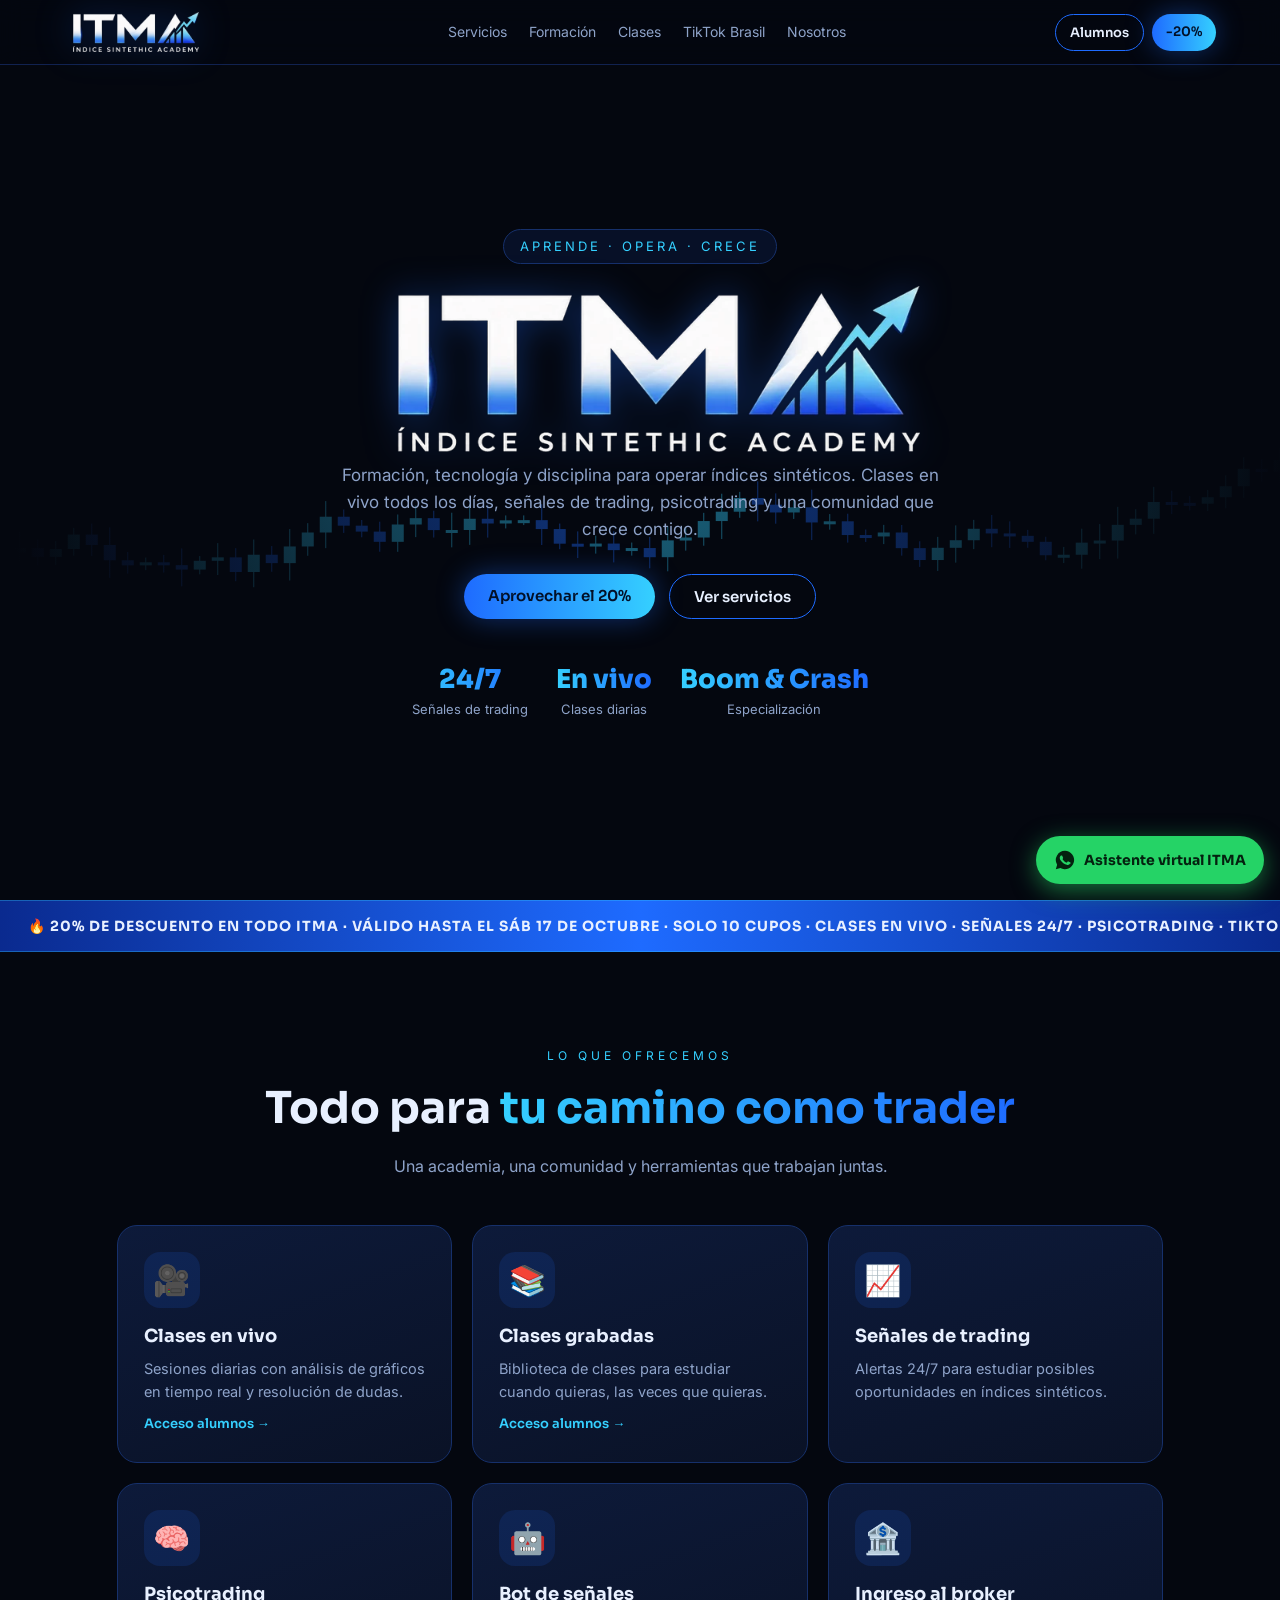
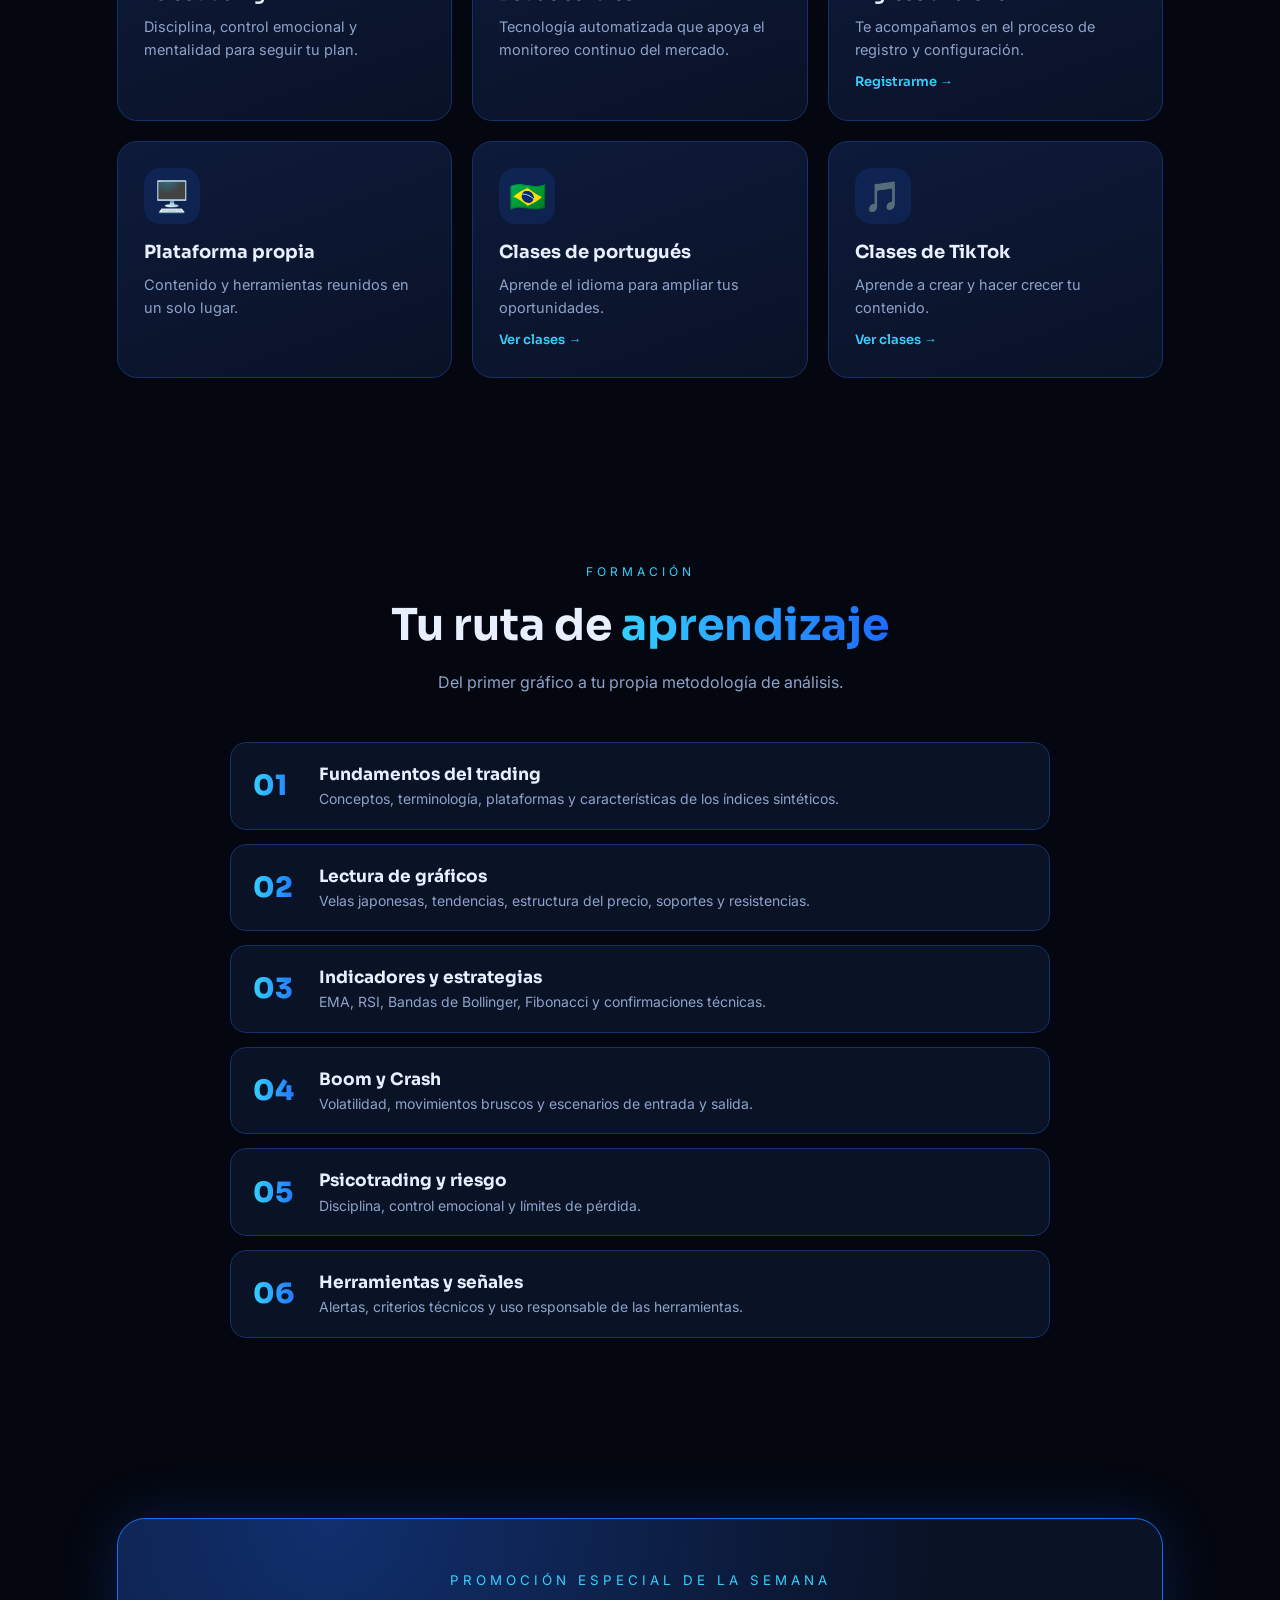
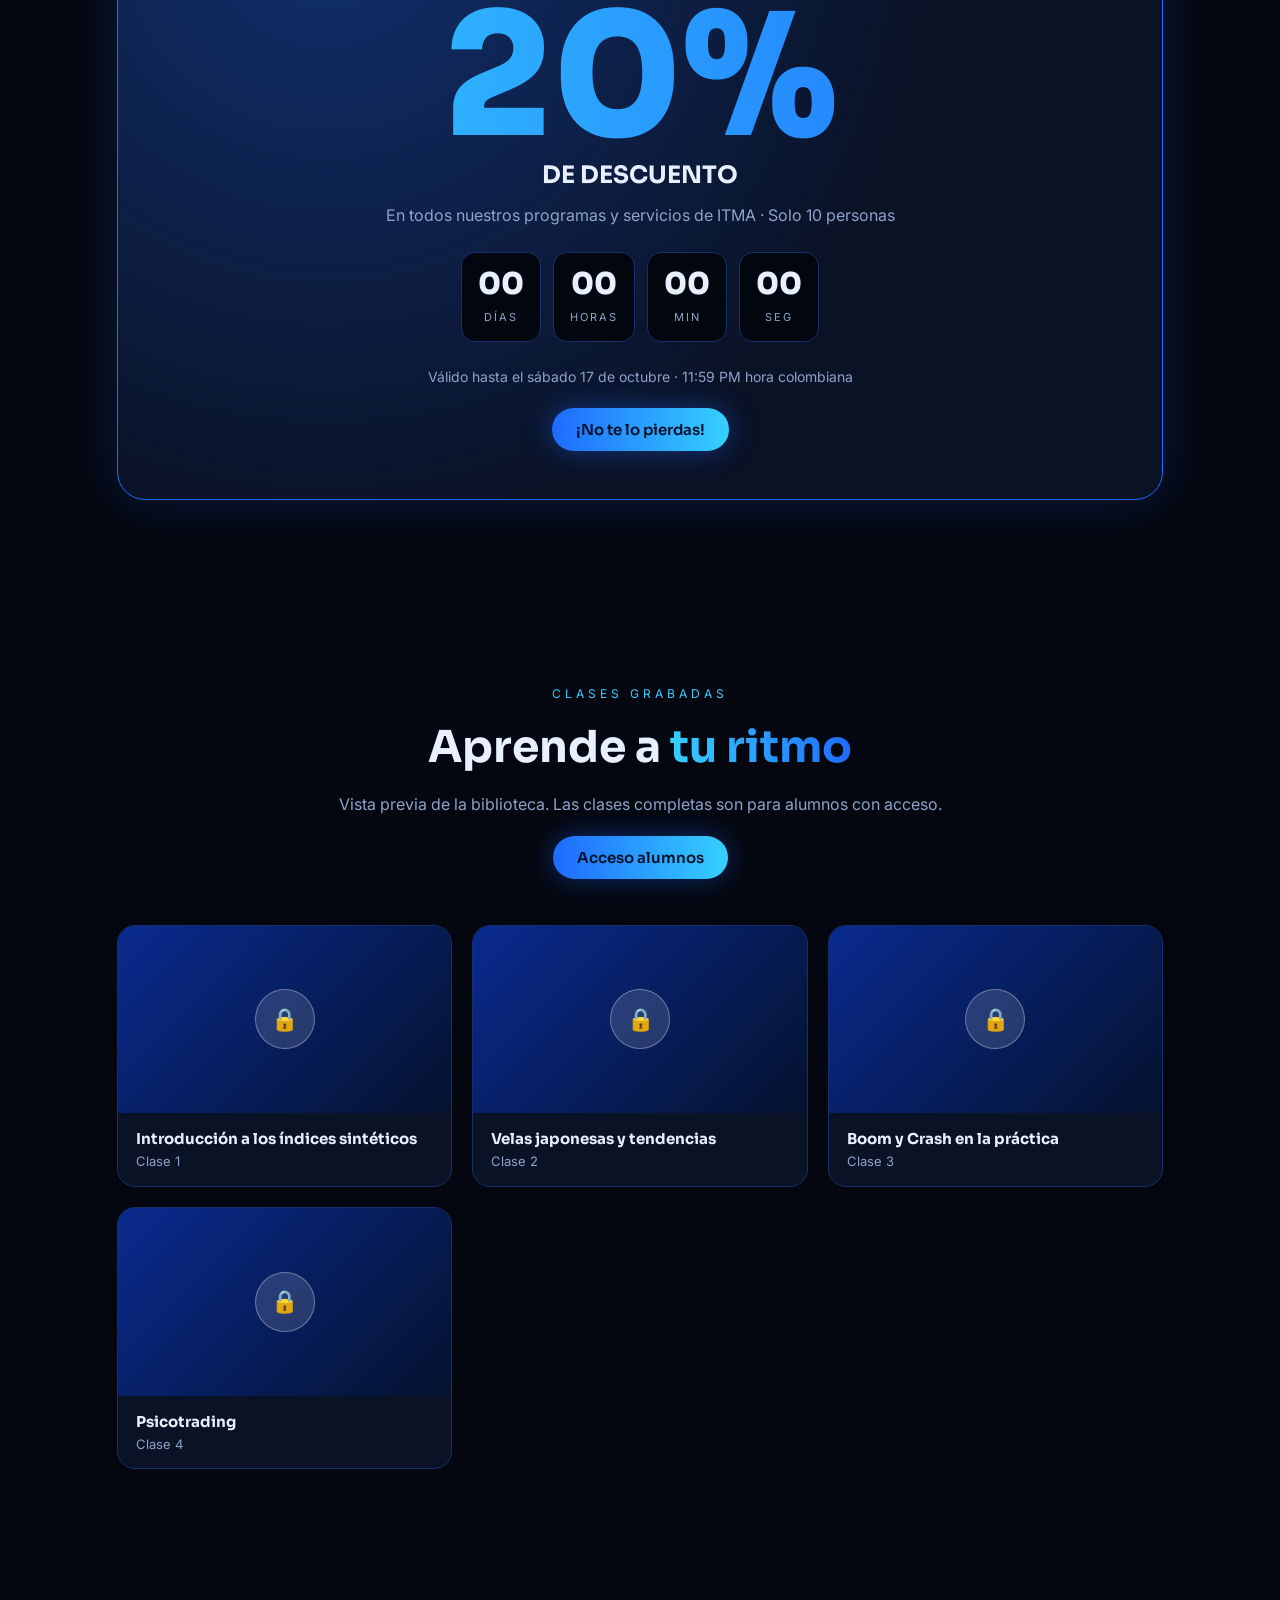
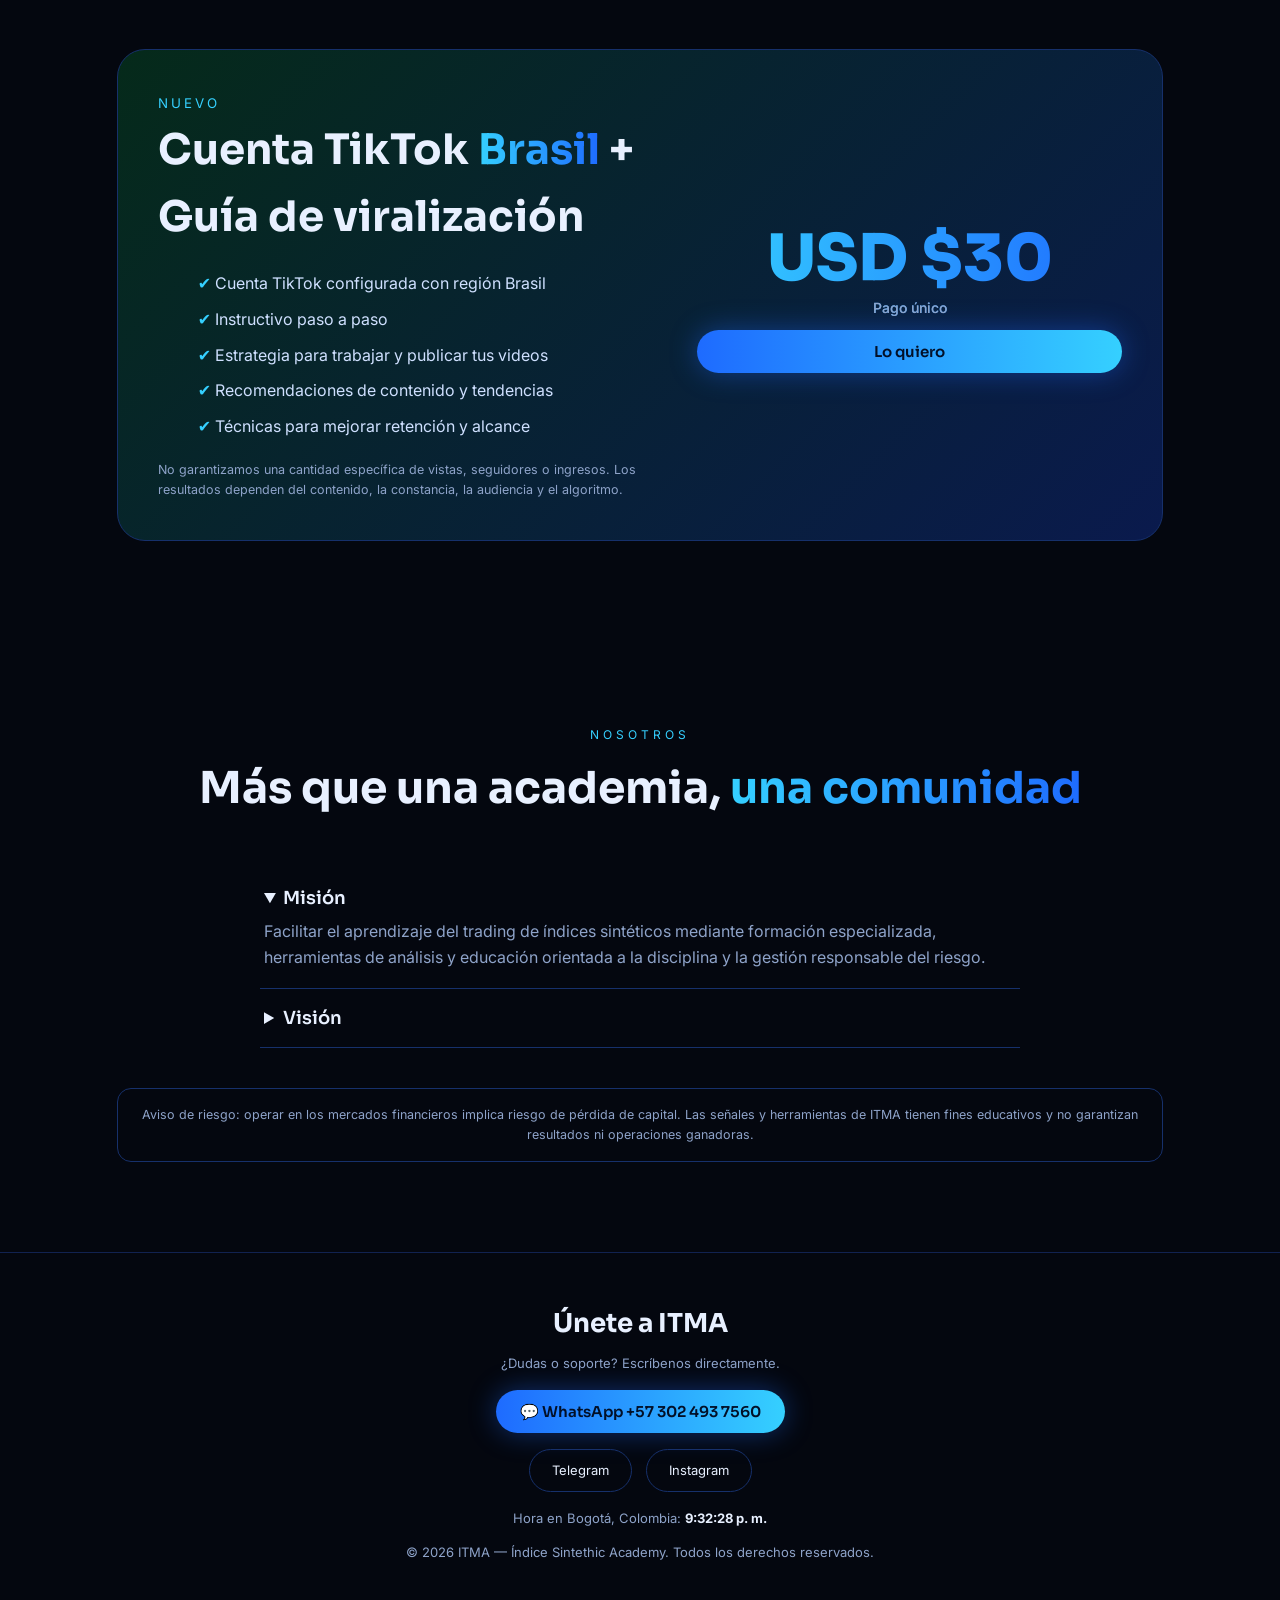
<file: index.html>
<!DOCTYPE html>
<html lang="es"><head><meta charset="utf-8">
<meta name="viewport" content="width=device-width, initial-scale=1, viewport-fit=cover">
<title>ITMA — Índice Sintethic Academy</title>
<link href="https://fonts.googleapis.com/css2?family=Sora:wght@400;600;800&family=Inter:wght@400;500&display=swap" rel="stylesheet">
<link rel="stylesheet" href="css/styles.css"></head><body>
<nav><a href="#top"><img class="logo nl" alt="ITMA"></a>
<ul><li><a href="#servicios">Servicios</a></li><li><a href="#formacion">Formación</a></li><li><a href="#clases">Clases</a></li><li><a href="#tiktok">TikTok Brasil</a></li><li><a href="#mision">Nosotros</a></li></ul>
<div style="display:flex;gap:8px"><a class="btn o" href="https://sites.google.com/view/indicesteammaster/clases-grabadas" target="_blank" rel="noopener" style="padding:9px 14px;font-size:13px">Alumnos</a><a class="btn" href="#promo" style="padding:9px 14px;font-size:13px">-20%</a></div></nav>

<header id="top"><canvas id="cv"></canvas>
<div class="hero"><span class="tag">APRENDE · OPERA · CRECE</span>
<img class="logo hl" alt="ITMA — Índice Sintethic Academy">
<p>Formación, tecnología y disciplina para operar índices sintéticos. Clases en vivo todos los días, señales de trading, psicotrading y una comunidad que crece contigo.</p>
<div class="cta"><a class="btn" href="#promo">Aprovechar el 20%</a><a class="btn o" href="#servicios">Ver servicios</a></div>
<div class="stats"><div><b class="grad">24/7</b><small>Señales de trading</small></div><div><b class="grad">En vivo</b><small>Clases diarias</small></div><div><b class="grad">Boom & Crash</b><small>Especialización</small></div></div></div></header>

<div class="promo"><div id="mq"></div></div>

<section id="servicios"><div class="st rv"><small>LO QUE OFRECEMOS</small><h2>Todo para <span class="grad">tu camino como trader</span></h2><p>Una academia, una comunidad y herramientas que trabajan juntas.</p></div>
<div class="grid" id="sv"></div></section>

<section id="formacion"><div class="st rv"><small>FORMACIÓN</small><h2>Tu ruta de <span class="grad">aprendizaje</span></h2><p>Del primer gráfico a tu propia metodología de análisis.</p></div>
<div class="mods" id="mods"></div></section>

<section id="promo"><div class="promoBox rv"><small style="letter-spacing:4px;color:var(--b2)">PROMOCIÓN ESPECIAL DE LA SEMANA</small>
<div class="big grad">20%</div><h2 class="sora" style="margin-top:-6px">DE DESCUENTO</h2>
<p style="color:var(--mu);margin-top:8px">En todos nuestros programas y servicios de ITMA · Solo 10 personas</p>
<div class="cd" id="cd"><div><b id="d">0</b><small>DÍAS</small></div><div><b id="h">0</b><small>HORAS</small></div><div><b id="m">0</b><small>MIN</small></div><div><b id="s">0</b><small>SEG</small></div></div>
<p style="font-size:14px;color:var(--mu);margin-bottom:20px">Válido hasta el sábado 17 de octubre · 11:59 PM hora colombiana</p>
<a class="btn" href="https://wa.me/573024937560?text=Hola%2C%20quiero%20aprovechar%20la%20promoci%C3%B3n%20del%2020%25%20de%20ITMA" target="_blank" rel="noopener">¡No te lo pierdas!</a></div></section>

<section id="induccion" style="display:none"><div class="st rv"><small>CLASE GRATIS</small><h2>Clase de <span class="grad">inducción</span></h2><p>Conoce cómo trabajamos antes de unirte.</p></div><div class="bx2" id="ind"></div></section>
<section id="clases"><div class="st rv"><small>CLASES GRABADAS</small><h2>Aprende a <span class="grad">tu ritmo</span></h2><p>Vista previa de la biblioteca. Las clases completas son para alumnos con acceso.</p><a class="btn" style="margin-top:18px" href="https://sites.google.com/view/indicesteammaster/clases-grabadas" target="_blank" rel="noopener">Acceso alumnos</a></div>
<div class="vids" id="vd"></div></section>

<section id="tiktok"><div class="tk rv"><div><small style="color:var(--b2);letter-spacing:3px">NUEVO</small><h2 class="sora" style="font-size:clamp(28px,5vw,42px)">Cuenta TikTok <span class="grad">Brasil</span> + Guía de viralización</h2>
<ul><li>Cuenta TikTok configurada con región Brasil</li><li>Instructivo paso a paso</li><li>Estrategia para trabajar y publicar tus videos</li><li>Recomendaciones de contenido y tendencias</li><li>Técnicas para mejorar retención y alcance</li></ul>
<p style="font-size:12.5px;color:var(--mu)">No garantizamos una cantidad específica de vistas, seguidores o ingresos. Los resultados dependen del contenido, la constancia, la audiencia y el algoritmo.</p></div>
<div><div class="price grad">USD $30<small>Pago único</small></div><a class="btn" href="https://wa.me/573024937560?text=Hola%2C%20quiero%20la%20Cuenta%20TikTok%20Brasil%20%2B%20Gu%C3%ADa%20de%20viralizaci%C3%B3n" target="_blank" rel="noopener" style="display:block;text-align:center;margin-top:14px">Lo quiero</a></div></div></section>

<section id="mision"><div class="st rv"><small>NOSOTROS</small><h2>Más que una academia, <span class="grad">una comunidad</span></h2></div>
<div class="acc rv"><details open><summary>Misión</summary><p>Facilitar el aprendizaje del trading de índices sintéticos mediante formación especializada, herramientas de análisis y educación orientada a la disciplina y la gestión responsable del riesgo.</p></details>
<details><summary>Visión</summary><p>Consolidarnos como una academia reconocida por su enfoque educativo, su innovación tecnológica y su compromiso con el desarrollo de traders mejor preparados.</p></details></div>
<p class="warn">Aviso de riesgo: operar en los mercados financieros implica riesgo de pérdida de capital. Las señales y herramientas de ITMA tienen fines educativos y no garantizan resultados ni operaciones ganadoras.</p></section>

<footer id="contacto"><h2 class="sora" style="color:var(--tx);font-size:26px">Únete a ITMA</h2>
<p style="margin:8px 0 16px">¿Dudas o soporte? Escríbenos directamente.</p><a class="btn" href="https://wa.me/573024937560?text=Hola%2C%20quiero%20informaci%C3%B3n%20sobre%20ITMA" target="_blank" rel="noopener">💬 WhatsApp +57 302 493 7560</a>
<div class="soc"><a href="https://t.me/IndicesStebhan" target="_blank" rel="noopener">Telegram</a><a href="https://www.instagram.com/indicesteammasteracademy" target="_blank" rel="noopener">Instagram</a></div>
<div>Hora en Bogotá, Colombia: <b id="clk" style="color:var(--tx)"></b></div><p style="margin-top:14px">© 2026 ITMA — Índice Sintethic Academy. Todos los derechos reservados.</p></footer>

<a class="wa" href="#" onclick="tg(event)" aria-label="Chat de ayuda"><svg viewBox="0 0 24 24"><path d="M12 2a10 10 0 0 0-8.6 15.1L2 22l5-1.3A10 10 0 1 0 12 2zm5.2 14.2c-.2.6-1.300 1.200-1.800 1.200-.5.100-1 .2-3.300-.7-2.800-1.100-4.500-4-4.700-4.200-.1-.2-1.100-1.500-1.100-2.800s.7-2 1-2.300c.2-.3.500-.3.700-.3h.5c.2 0 .4 0 .6.500l.8 2c.1.200.1.300 0 .5l-.4.500c-.1.200-.3.300-.1.600.2.300.8 1.300 1.700 2.100 1.200 1 2.100 1.300 2.400 1.500.3.100.5.100.6-.1l.9-1.100c.2-.3.400-.2.600-.1l1.900.9c.3.100.5.200.5.300.1.200.1.800-.1 1.400z"/></svg><span>Asistente virtual ITMA</span></a>
<div class="cbx" id="cbx"><div class="ch"><b>Asistente virtual ITMA</b><span onclick="tg(event)">×</span></div><div class="cm"><p class="bb">¡Hola! 👋 ¿En qué podemos ayudarte? Elige una opción y seguimos por WhatsApp con tu consulta ya lista.</p><div id="cps"></div></div><div class="ci"><input id="cin" placeholder="Escribe tu duda…" onkeydown="if(event.key==='Enter')sd()"><button onclick="sd()">➤</button></div></div>
<div id="md"><button class="x" onclick="cl()">×</button><div class="bx" id="bx"></div></div>

<script src="js/main.js"></script></body></html>
</file>
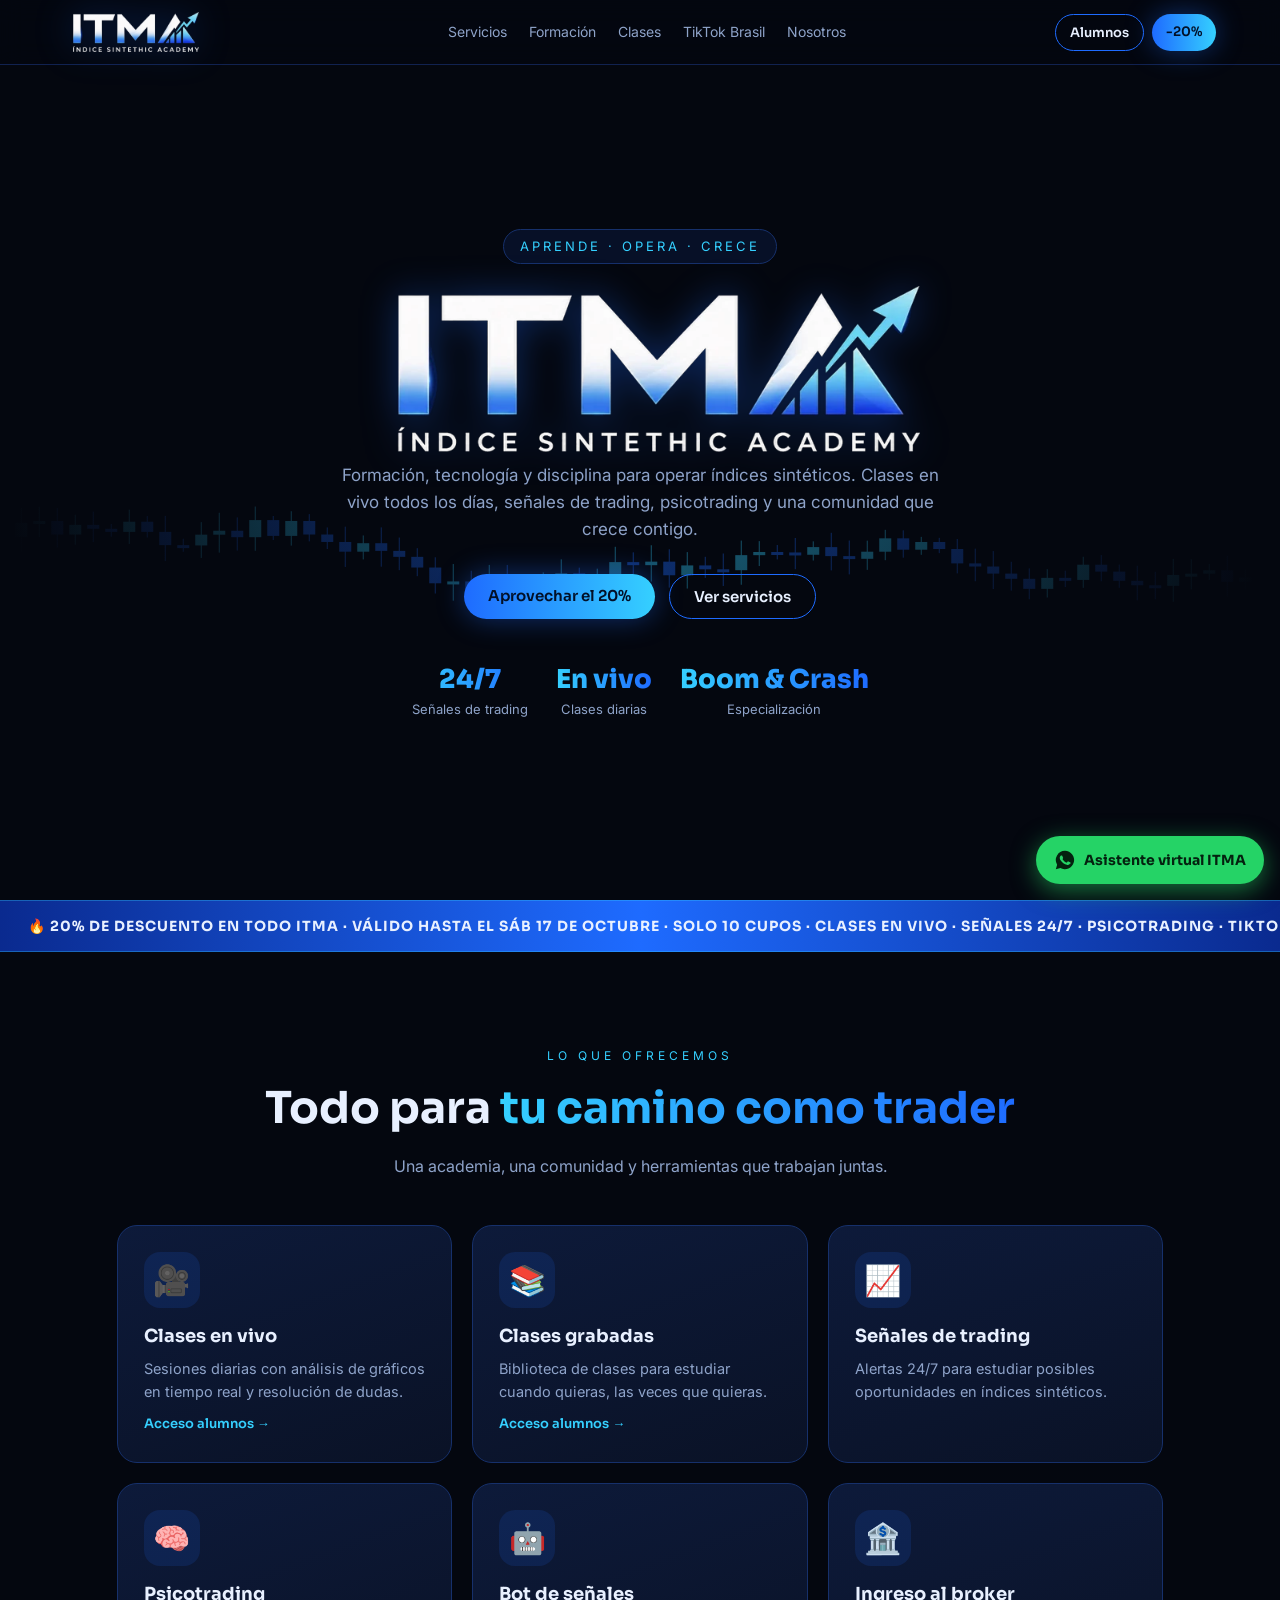
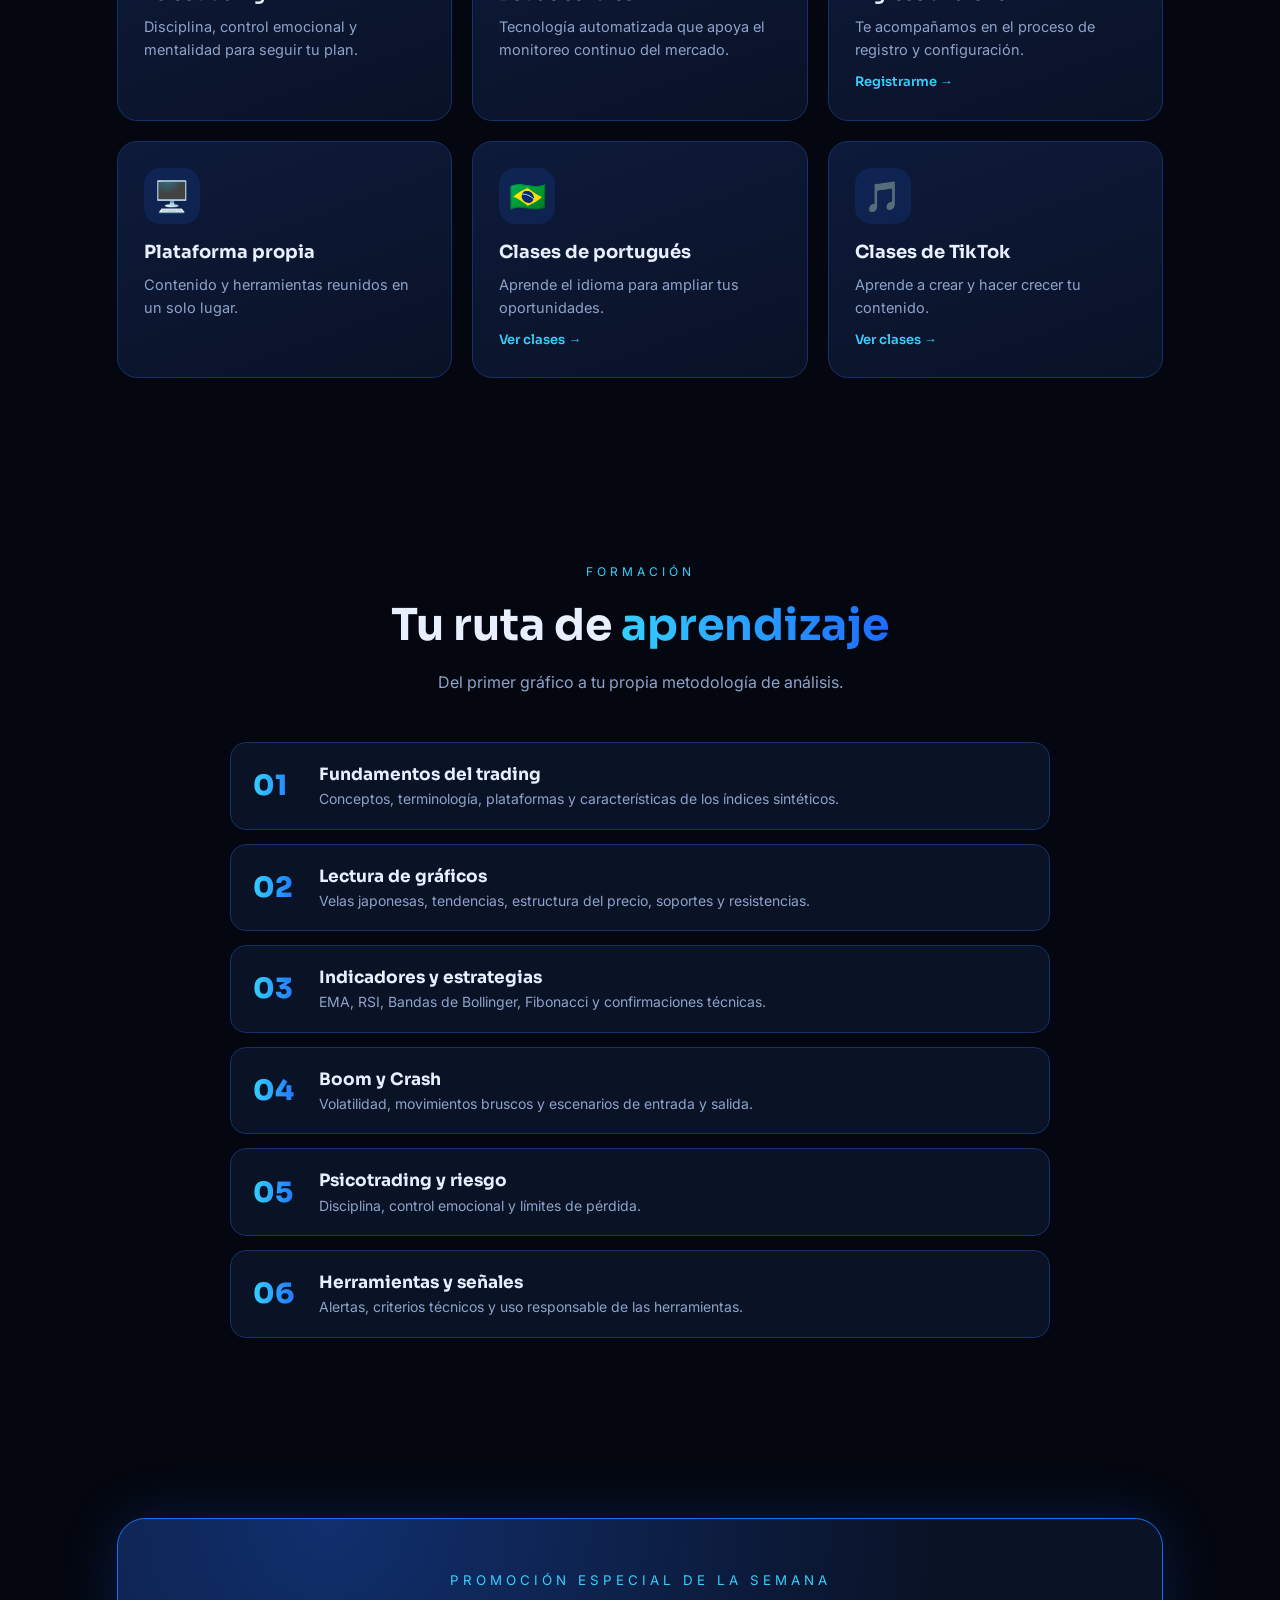
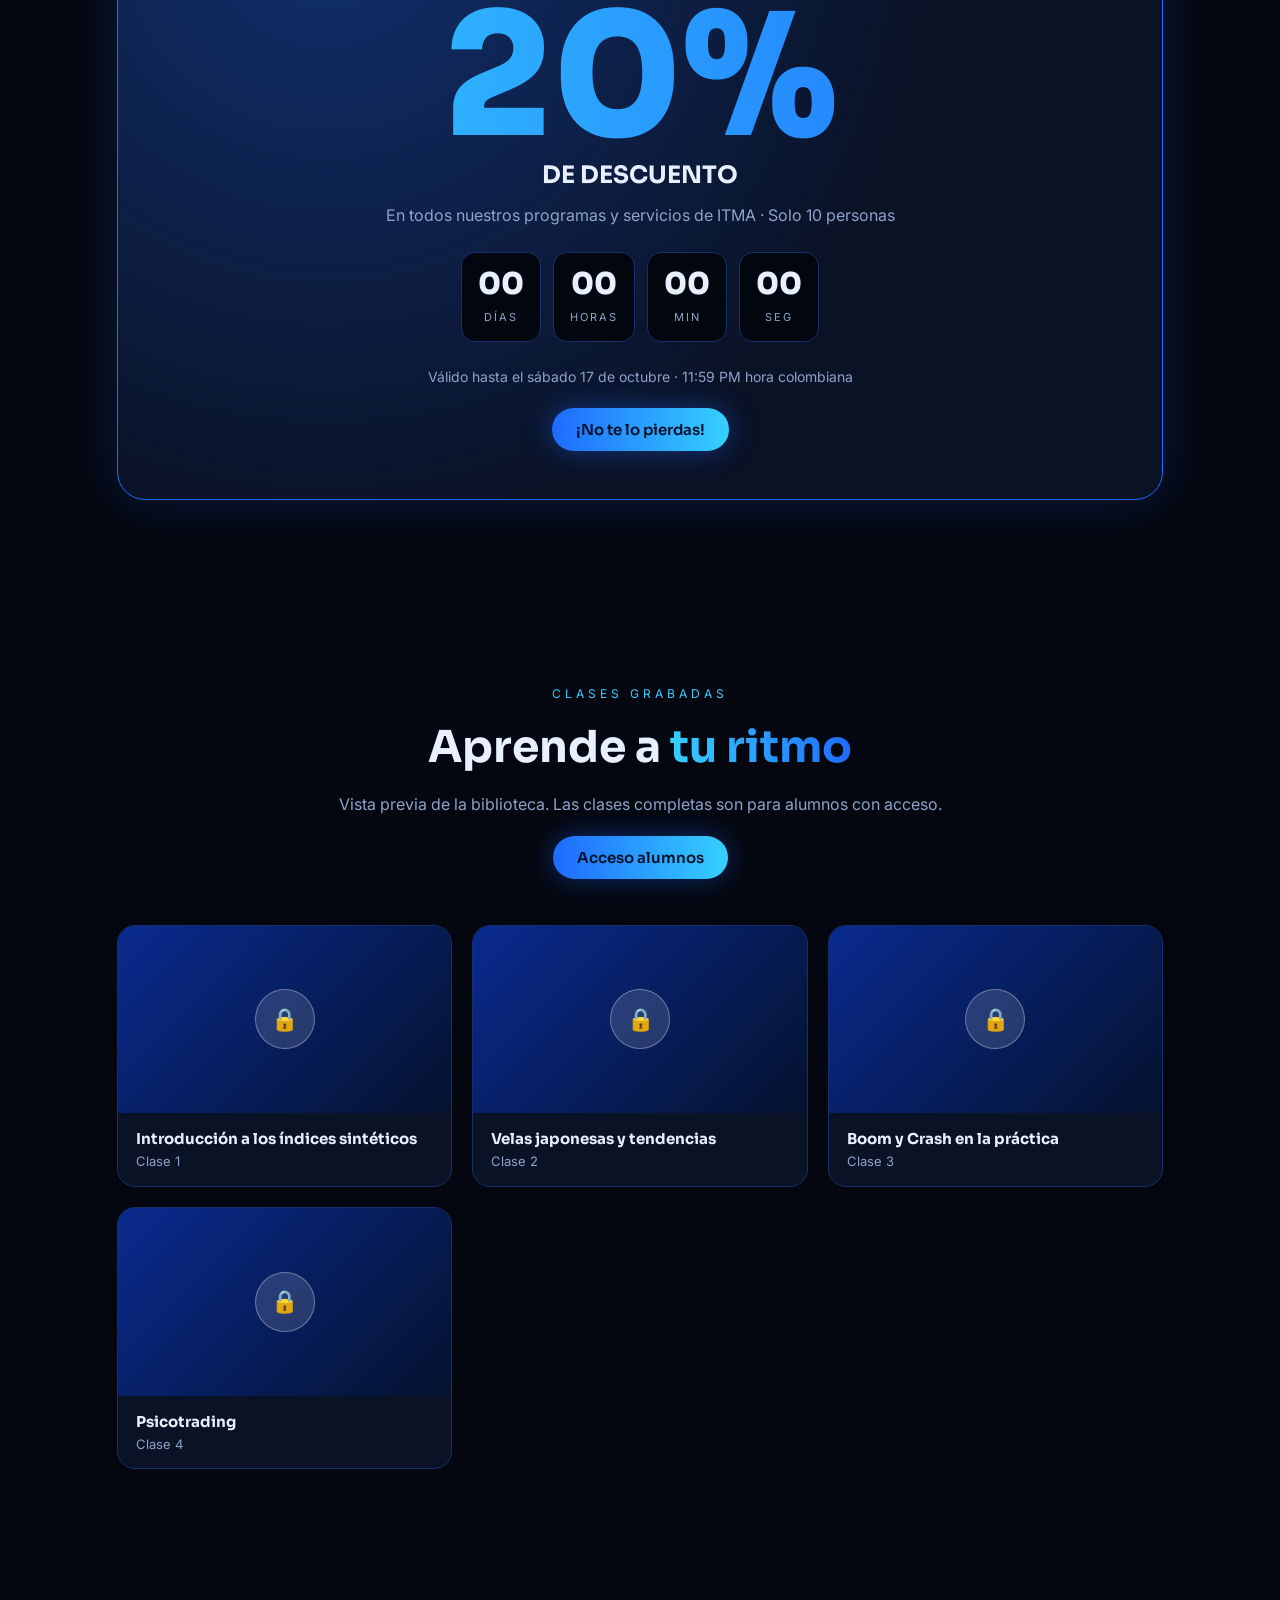
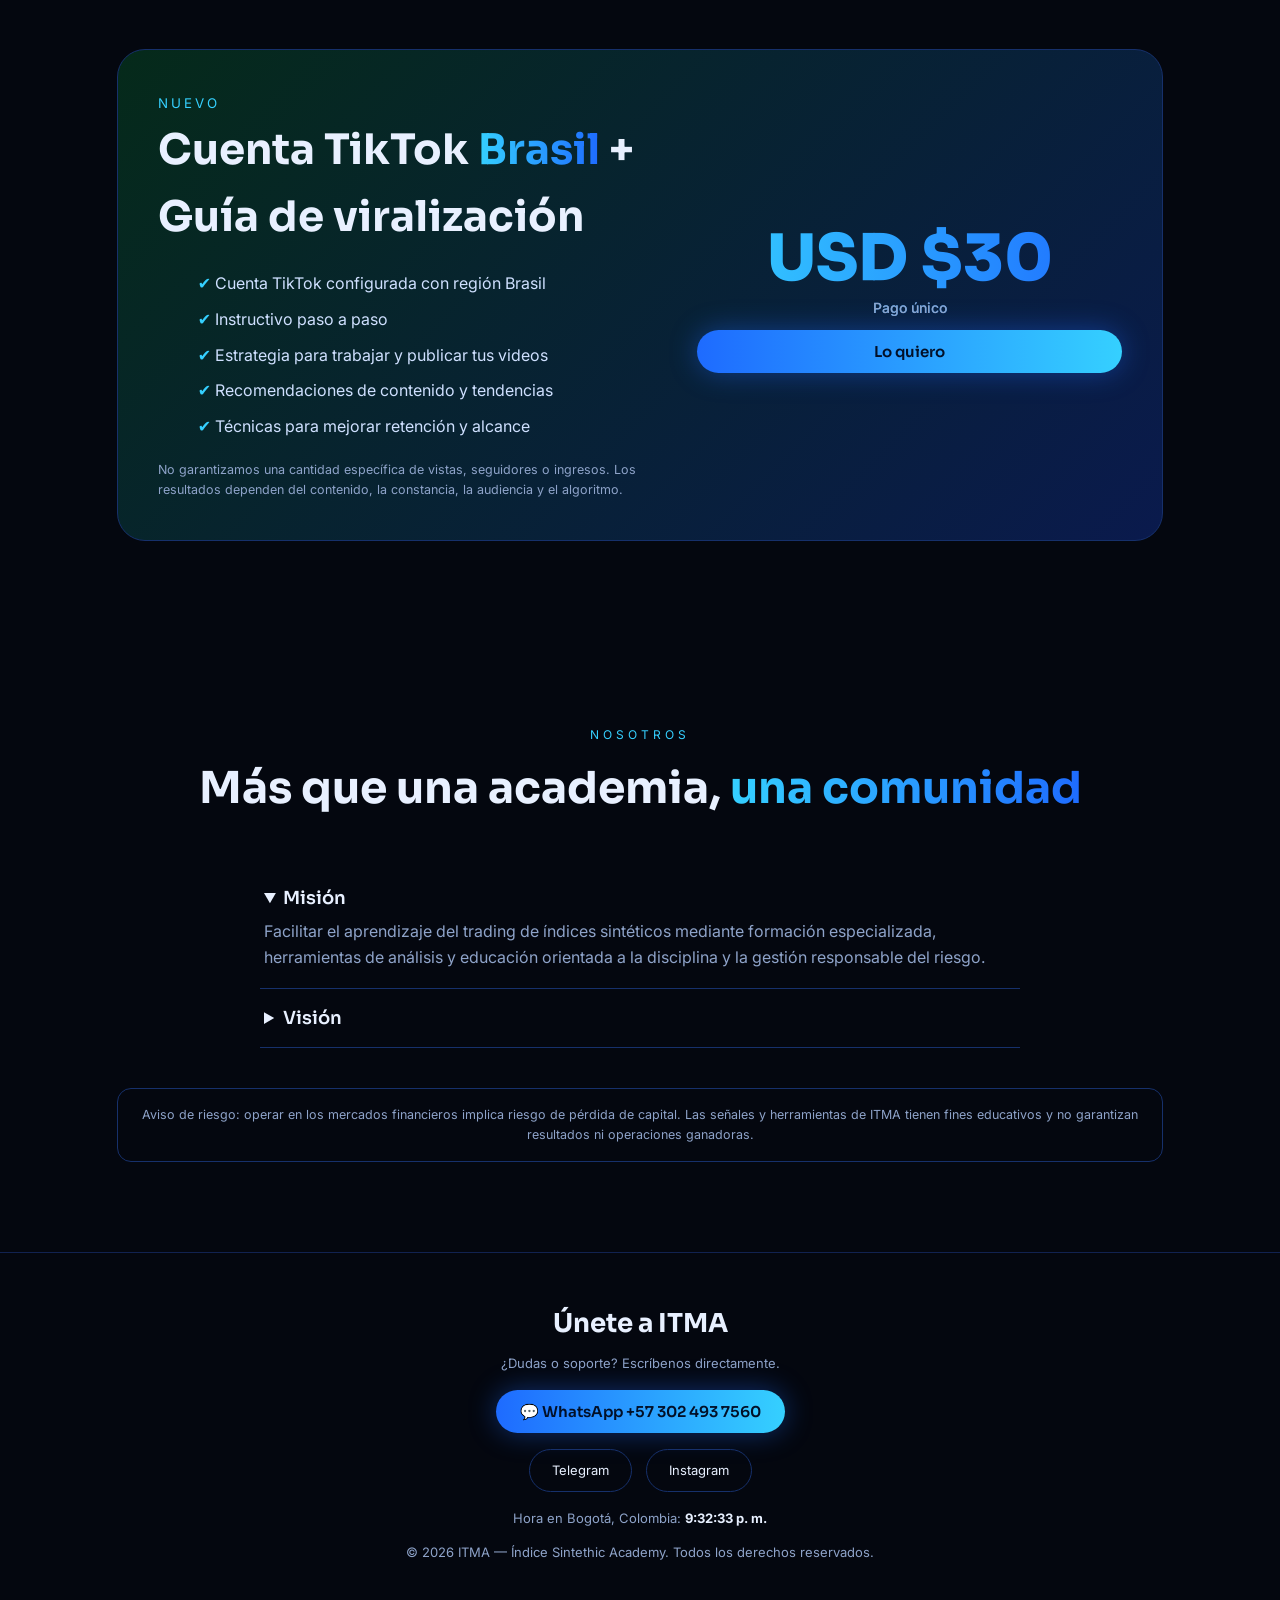
<file: itma (1).html>
<!DOCTYPE html>
<html lang="es"><head><meta charset="utf-8">
<meta name="viewport" content="width=device-width, initial-scale=1, viewport-fit=cover">
<title>ITMA — Índice Sintethic Academy</title>
<link href="https://fonts.googleapis.com/css2?family=Sora:wght@400;600;800&family=Inter:wght@400;500&display=swap" rel="stylesheet">
<style>
:root{--bg:#04070f;--card:#0a1226;--line:#16306b;--b1:#1e6bff;--b2:#35d0ff;--tx:#e8f0ff;--mu:#8ea3c9;color-scheme:dark;box-sizing:border-box;padding-top:env(safe-area-inset-top,0px);padding-bottom:env(safe-area-inset-bottom,0px)}
*{box-sizing:border-box;margin:0}html{scroll-behavior:smooth;scroll-padding-top:70px}
body{background:var(--bg);color:var(--tx);font:16px/1.6 Inter,system-ui,sans-serif;overflow-x:hidden}
h1,h2,h3,.sora{font-family:Sora,system-ui,sans-serif}
a{color:inherit;text-decoration:none}
.grad{background:linear-gradient(90deg,var(--b2),var(--b1));-webkit-background-clip:text;background-clip:text;color:transparent}
nav{position:fixed;top:0;left:0;right:0;z-index:20;display:flex;justify-content:space-between;align-items:center;padding:12px 5%;padding-top:calc(12px + env(safe-area-inset-top,0px));background:rgba(4,7,15,.8);backdrop-filter:blur(12px);border-bottom:1px solid #112250}
nav .lg{font:800 24px Sora;letter-spacing:1px}nav .lg span{color:var(--b2)}
nav ul{display:flex;gap:22px;list-style:none;font-size:14px;color:var(--mu)}nav ul a:hover{color:#fff}
.btn{display:inline-block;padding:12px 24px;border-radius:99px;font:600 15px Sora;background:linear-gradient(90deg,var(--b1),var(--b2));color:#021028;box-shadow:0 0 28px #1e6bff66;transition:.2s;border:0;cursor:pointer}
.btn:hover{transform:translateY(-2px);box-shadow:0 0 40px #35d0ffaa}
.logo{filter:drop-shadow(0 0 18px #1e6bff55)}.wa{position:fixed;right:16px;bottom:calc(16px + env(safe-area-inset-bottom,0px));z-index:30;display:flex;align-items:center;gap:8px;background:#25d366;color:#04210f;font:700 14px Sora;padding:13px 18px;border-radius:99px;box-shadow:0 6px 24px #25d36688;animation:pl 2.4s infinite}.wa svg{width:22px;height:22px;fill:#04210f}@keyframes pl{50%{box-shadow:0 6px 40px #25d366cc}}.cbx{position:fixed;right:16px;bottom:calc(84px + env(safe-area-inset-bottom,0px));z-index:31;width:330px;max-width:calc(100% - 32px);background:#0a1226;border:1px solid var(--line);border-radius:20px;box-shadow:0 20px 60px #000c;overflow:hidden;display:none;flex-direction:column;max-height:70vh}.cbx.on{display:flex}.ch{background:#25d366;color:#04210f;padding:14px 18px;display:flex;justify-content:space-between;font:700 15px Sora}.ch span{cursor:pointer;font-size:22px;line-height:1}.cm{padding:16px;overflow:auto}.bb{background:#13224a;border-radius:14px 14px 14px 4px;padding:12px 14px;font-size:14px;margin-bottom:12px}.cp{display:block;width:100%;text-align:left;background:none;border:1px solid #25d36688;color:var(--tx);border-radius:99px;padding:10px 16px;margin-bottom:8px;font:500 14px Inter;cursor:pointer;transition:.2s}.cp:hover{background:#25d36622}.ci{display:flex;gap:8px;padding:12px;border-top:1px solid var(--line)}.ci input{flex:1;background:#02060f;border:1px solid var(--line);border-radius:99px;padding:10px 14px;color:var(--tx);font:14px Inter;min-width:0}.ci button{background:#25d366;border:0;border-radius:50%;width:40px;height:40px;cursor:pointer;font-size:16px}@media(max-width:480px){.wa{padding:11px 14px;font-size:12px}}.hl{width:min(560px,92%);display:block;margin:0 auto 10px}.nl{height:40px;display:block}.btn.o{background:none;color:var(--tx);border:1px solid var(--b1);box-shadow:none}
@media(max-width:760px){nav ul{display:none}}
header{position:relative;min-height:100vh;display:flex;align-items:center;justify-content:center;text-align:center;padding:110px 6% 60px;overflow:hidden}
#cv{position:absolute;inset:0;width:100%;height:100%;opacity:.55}
header:after{content:"";position:absolute;inset:0;background:radial-gradient(circle at 50% 40%,transparent 0,var(--bg) 78%)}
.hero{position:relative;z-index:2;max-width:820px}
.tag{display:inline-block;border:1px solid var(--line);padding:6px 16px;border-radius:99px;font-size:13px;letter-spacing:3px;color:var(--b2);margin-bottom:22px;background:#0a1a3d88}
h1{font-size:clamp(46px,11vw,110px);line-height:1;font-weight:800;letter-spacing:2px}
.sub{font:600 clamp(12px,2.6vw,18px) Sora;letter-spacing:5px;color:#fff;margin:10px 0 22px}
.hero p{color:var(--mu);max-width:600px;margin:0 auto 30px;font-size:17px}
.cta{display:flex;gap:14px;justify-content:center;flex-wrap:wrap}
.stats{display:flex;gap:28px;justify-content:center;margin-top:44px;flex-wrap:wrap}
.stats b{display:block;font:800 26px Sora}.stats small{color:var(--mu);font-size:13px}
.promo{background:linear-gradient(90deg,#0a2a8f,#1e6bff,#0a2a8f);overflow:hidden;white-space:nowrap;padding:12px 0;position:relative;z-index:3;border-block:1px solid #35d0ff55}
.promo div{display:inline-block;animation:mq 28s linear infinite;font:700 14px Sora;letter-spacing:1px}
.promo span{margin:0 28px}.promo:hover div{animation-play-state:paused}
@keyframes mq{to{transform:translateX(-50%)}}
section{padding:90px 6%;max-width:1200px;margin:auto}
.st{text-align:center;margin-bottom:46px}.st small{color:var(--b2);letter-spacing:4px;font-size:12px}
.st h2{font-size:clamp(28px,5vw,44px);margin-top:6px}.st p{color:var(--mu);max-width:620px;margin:10px auto 0}
.grid{display:grid;grid-template-columns:repeat(auto-fit,minmax(250px,1fr));gap:20px}
.card{background:linear-gradient(160deg,#0d1a3a,var(--card));border:1px solid var(--line);border-radius:20px;padding:26px;transition:.3s;position:relative;overflow:hidden}
.card:hover{transform:translateY(-6px);border-color:var(--b2);box-shadow:0 10px 40px #1e6bff33}
.card .ic{font-size:30px;width:56px;height:56px;display:grid;place-items:center;border-radius:16px;background:#1e6bff22;margin-bottom:14px}
.go{display:inline-block;margin-top:12px;color:var(--b2);font:600 13px Sora}a.card{display:block;color:inherit}.bx2{aspect-ratio:16/9;border-radius:18px;overflow:hidden;border:1px solid var(--line);max-width:860px;margin:auto}.bx2 iframe{width:100%;height:100%;border:0}.card h3{font-size:18px;margin-bottom:6px}.card p{color:var(--mu);font-size:14.5px}
.rv{opacity:0;transform:translateY(30px);transition:.7s}.rv.in{opacity:1;transform:none}
.mods{display:grid;gap:14px;max-width:820px;margin:auto}
.mod{display:flex;gap:18px;align-items:center;background:var(--card);border:1px solid var(--line);border-radius:16px;padding:18px 22px}
.mod i{font:800 28px Sora;font-style:normal;min-width:48px}.mod h3{font-size:17px}.mod p{color:var(--mu);font-size:14px}
.promoBox{background:radial-gradient(circle at 20% 0,#1e6bff55,transparent 60%),var(--card);border:1px solid var(--b1);border-radius:28px;padding:48px 28px;text-align:center;box-shadow:0 0 60px #1e6bff33}
.promoBox .big{font:800 clamp(80px,20vw,170px)/1 Sora}
.cd{display:flex;gap:12px;justify-content:center;margin:24px 0}
.cd div{background:#02060f;border:1px solid var(--line);border-radius:14px;padding:12px 16px;min-width:74px}
.cd b{display:block;font:800 30px Sora}.cd small{color:var(--mu);font-size:11px;letter-spacing:2px}
.vids{display:grid;grid-template-columns:repeat(auto-fit,minmax(260px,1fr));gap:20px}
.v{border-radius:18px;overflow:hidden;border:1px solid var(--line);background:var(--card);cursor:pointer;transition:.3s}.v:hover{border-color:var(--b2);transform:translateY(-4px)}
.th{aspect-ratio:16/9;background:linear-gradient(135deg,#0a2a8f,#04122e);display:grid;place-items:center;position:relative}
.th b{width:60px;height:60px;border-radius:50%;background:#ffffff22;backdrop-filter:blur(4px);display:grid;place-items:center;font-size:22px;border:1px solid #fff5}
.v div:last-child{padding:14px 18px}.v h3{font-size:15px}.v p{color:var(--mu);font-size:13px}
#md{position:fixed;inset:0;background:#000d;z-index:50;display:none;place-items:center;padding:20px}
#md.on{display:grid}#md .bx{width:min(900px,100%);aspect-ratio:16/9;background:#000;border-radius:14px;overflow:hidden;position:relative;display:grid;place-items:center;text-align:center;padding:20px;color:var(--mu)}
#md iframe,#md video{position:absolute;inset:0;width:100%;height:100%;border:0}
#md .x{position:absolute;top:14px;right:18px;z-index:2;font-size:28px;cursor:pointer;background:none;border:0;color:#fff}
.tk{display:grid;grid-template-columns:1.2fr 1fr;gap:30px;align-items:center;background:linear-gradient(135deg,#052a1a,#0a1a4d);border:1px solid var(--line);border-radius:28px;padding:40px}
.tk ul{list-style:none;margin:16px 0}.tk li{padding:5px 0;color:#cfe0ff}.tk li:before{content:"✔ ";color:var(--b2)}
.price{font:800 64px Sora;text-align:center}.price small{display:block;font:500 14px Inter;color:var(--mu)}
@media(max-width:760px){.tk{grid-template-columns:1fr;padding:26px}}
.acc{max-width:760px;margin:auto}details{border-bottom:1px solid var(--line);padding:18px 4px}summary{font:600 18px Sora;cursor:pointer}details p{color:var(--mu);margin-top:10px}
.warn{font-size:12.5px;color:var(--mu);border:1px solid var(--line);border-radius:14px;padding:16px;margin-top:40px;text-align:center}
footer{text-align:center;padding:50px 6% 40px;border-top:1px solid #112250;color:var(--mu);font-size:13px}
.soc{display:flex;gap:14px;justify-content:center;margin:16px 0}.soc a{padding:10px 22px;border:1px solid var(--line);border-radius:99px;color:var(--tx)}.soc a:hover{border-color:var(--b2)}
</style></head><body>
<nav><a href="#top"><img class="logo nl" alt="ITMA"></a>
<ul><li><a href="#servicios">Servicios</a></li><li><a href="#formacion">Formación</a></li><li><a href="#clases">Clases</a></li><li><a href="#tiktok">TikTok Brasil</a></li><li><a href="#mision">Nosotros</a></li></ul>
<div style="display:flex;gap:8px"><a class="btn o" href="https://sites.google.com/view/indicesteammaster/clases-grabadas" target="_blank" rel="noopener" style="padding:9px 14px;font-size:13px">Alumnos</a><a class="btn" href="#promo" style="padding:9px 14px;font-size:13px">-20%</a></div></nav>

<header id="top"><canvas id="cv"></canvas>
<div class="hero"><span class="tag">APRENDE · OPERA · CRECE</span>
<img class="logo hl" alt="ITMA — Índice Sintethic Academy">
<p>Formación, tecnología y disciplina para operar índices sintéticos. Clases en vivo todos los días, señales de trading, psicotrading y una comunidad que crece contigo.</p>
<div class="cta"><a class="btn" href="#promo">Aprovechar el 20%</a><a class="btn o" href="#servicios">Ver servicios</a></div>
<div class="stats"><div><b class="grad">24/7</b><small>Señales de trading</small></div><div><b class="grad">En vivo</b><small>Clases diarias</small></div><div><b class="grad">Boom & Crash</b><small>Especialización</small></div></div></div></header>

<div class="promo"><div id="mq"></div></div>

<section id="servicios"><div class="st rv"><small>LO QUE OFRECEMOS</small><h2>Todo para <span class="grad">tu camino como trader</span></h2><p>Una academia, una comunidad y herramientas que trabajan juntas.</p></div>
<div class="grid" id="sv"></div></section>

<section id="formacion"><div class="st rv"><small>FORMACIÓN</small><h2>Tu ruta de <span class="grad">aprendizaje</span></h2><p>Del primer gráfico a tu propia metodología de análisis.</p></div>
<div class="mods" id="mods"></div></section>

<section id="promo"><div class="promoBox rv"><small style="letter-spacing:4px;color:var(--b2)">PROMOCIÓN ESPECIAL DE LA SEMANA</small>
<div class="big grad">20%</div><h2 class="sora" style="margin-top:-6px">DE DESCUENTO</h2>
<p style="color:var(--mu);margin-top:8px">En todos nuestros programas y servicios de ITMA · Solo 10 personas</p>
<div class="cd" id="cd"><div><b id="d">0</b><small>DÍAS</small></div><div><b id="h">0</b><small>HORAS</small></div><div><b id="m">0</b><small>MIN</small></div><div><b id="s">0</b><small>SEG</small></div></div>
<p style="font-size:14px;color:var(--mu);margin-bottom:20px">Válido hasta el sábado 17 de octubre · 11:59 PM hora colombiana</p>
<a class="btn" href="https://wa.me/573024937560?text=Hola%2C%20quiero%20aprovechar%20la%20promoci%C3%B3n%20del%2020%25%20de%20ITMA" target="_blank" rel="noopener">¡No te lo pierdas!</a></div></section>

<section id="induccion" style="display:none"><div class="st rv"><small>CLASE GRATIS</small><h2>Clase de <span class="grad">inducción</span></h2><p>Conoce cómo trabajamos antes de unirte.</p></div><div class="bx2" id="ind"></div></section>
<section id="clases"><div class="st rv"><small>CLASES GRABADAS</small><h2>Aprende a <span class="grad">tu ritmo</span></h2><p>Vista previa de la biblioteca. Las clases completas son para alumnos con acceso.</p><a class="btn" style="margin-top:18px" href="https://sites.google.com/view/indicesteammaster/clases-grabadas" target="_blank" rel="noopener">Acceso alumnos</a></div>
<div class="vids" id="vd"></div></section>

<section id="tiktok"><div class="tk rv"><div><small style="color:var(--b2);letter-spacing:3px">NUEVO</small><h2 class="sora" style="font-size:clamp(28px,5vw,42px)">Cuenta TikTok <span class="grad">Brasil</span> + Guía de viralización</h2>
<ul><li>Cuenta TikTok configurada con región Brasil</li><li>Instructivo paso a paso</li><li>Estrategia para trabajar y publicar tus videos</li><li>Recomendaciones de contenido y tendencias</li><li>Técnicas para mejorar retención y alcance</li></ul>
<p style="font-size:12.5px;color:var(--mu)">No garantizamos una cantidad específica de vistas, seguidores o ingresos. Los resultados dependen del contenido, la constancia, la audiencia y el algoritmo.</p></div>
<div><div class="price grad">USD $30<small>Pago único</small></div><a class="btn" href="https://wa.me/573024937560?text=Hola%2C%20quiero%20la%20Cuenta%20TikTok%20Brasil%20%2B%20Gu%C3%ADa%20de%20viralizaci%C3%B3n" target="_blank" rel="noopener" style="display:block;text-align:center;margin-top:14px">Lo quiero</a></div></div></section>

<section id="mision"><div class="st rv"><small>NOSOTROS</small><h2>Más que una academia, <span class="grad">una comunidad</span></h2></div>
<div class="acc rv"><details open><summary>Misión</summary><p>Facilitar el aprendizaje del trading de índices sintéticos mediante formación especializada, herramientas de análisis y educación orientada a la disciplina y la gestión responsable del riesgo.</p></details>
<details><summary>Visión</summary><p>Consolidarnos como una academia reconocida por su enfoque educativo, su innovación tecnológica y su compromiso con el desarrollo de traders mejor preparados.</p></details></div>
<p class="warn">Aviso de riesgo: operar en los mercados financieros implica riesgo de pérdida de capital. Las señales y herramientas de ITMA tienen fines educativos y no garantizan resultados ni operaciones ganadoras.</p></section>

<footer id="contacto"><h2 class="sora" style="color:var(--tx);font-size:26px">Únete a ITMA</h2>
<p style="margin:8px 0 16px">¿Dudas o soporte? Escríbenos directamente.</p><a class="btn" href="https://wa.me/573024937560?text=Hola%2C%20quiero%20informaci%C3%B3n%20sobre%20ITMA" target="_blank" rel="noopener">💬 WhatsApp +57 302 493 7560</a>
<div class="soc"><a href="https://t.me/IndicesStebhan" target="_blank" rel="noopener">Telegram</a><a href="https://www.instagram.com/indicesteammasteracademy" target="_blank" rel="noopener">Instagram</a></div>
<div>Hora en Bogotá, Colombia: <b id="clk" style="color:var(--tx)"></b></div><p style="margin-top:14px">© 2026 ITMA — Índice Sintethic Academy. Todos los derechos reservados.</p></footer>

<a class="wa" href="#" onclick="tg(event)" aria-label="Chat de ayuda"><svg viewBox="0 0 24 24"><path d="M12 2a10 10 0 0 0-8.6 15.1L2 22l5-1.3A10 10 0 1 0 12 2zm5.2 14.2c-.2.6-1.300 1.200-1.800 1.200-.5.100-1 .2-3.300-.7-2.800-1.100-4.500-4-4.700-4.200-.1-.2-1.100-1.500-1.100-2.800s.7-2 1-2.300c.2-.3.500-.3.700-.3h.5c.2 0 .4 0 .6.500l.8 2c.1.200.1.300 0 .5l-.4.500c-.1.200-.3.300-.1.600.2.300.8 1.300 1.700 2.100 1.200 1 2.100 1.300 2.400 1.500.3.100.5.100.6-.1l.9-1.100c.2-.3.400-.2.600-.1l1.900.9c.3.100.5.200.5.300.1.200.1.800-.1 1.400z"/></svg><span>Asistente virtual ITMA</span></a>
<div class="cbx" id="cbx"><div class="ch"><b>Asistente virtual ITMA</b><span onclick="tg(event)">×</span></div><div class="cm"><p class="bb">¡Hola! 👋 ¿En qué podemos ayudarte? Elige una opción y seguimos por WhatsApp con tu consulta ya lista.</p><div id="cps"></div></div><div class="ci"><input id="cin" placeholder="Escribe tu duda…" onkeydown="if(event.key==='Enter')sd()"><button onclick="sd()">➤</button></div></div>
<div id="md"><button class="x" onclick="cl()">×</button><div class="bx" id="bx"></div></div>

<script>
const SV=[["🎥","Clases en vivo","Sesiones diarias con análisis de gráficos en tiempo real y resolución de dudas."],["📚","Clases grabadas","Biblioteca de clases para estudiar cuando quieras, las veces que quieras."],["📈","Señales de trading","Alertas 24/7 para estudiar posibles oportunidades en índices sintéticos."],["🧠","Psicotrading","Disciplina, control emocional y mentalidad para seguir tu plan."],["🤖","Bot de señales","Tecnología automatizada que apoya el monitoreo continuo del mercado."],["🏦","Ingreso al broker","Te acompañamos en el proceso de registro y configuración."],["🖥️","Plataforma propia","Contenido y herramientas reunidos en un solo lugar."],["🇧🇷","Clases de portugués","Aprende el idioma para ampliar tus oportunidades."],["🎵","Clases de TikTok","Aprende a crear y hacer crecer tu contenido."]];
const ALUM="https://sites.google.com/view/indicesteammaster/clases-grabadas";const LK={"Clases en vivo":[ALUM,"Acceso alumnos"],"Clases grabadas":[ALUM,"Acceso alumnos"],"Ingreso al broker":["https://trading.bridgemarkets.global//register?ref=a1db0fda-143e-93fd-9&branchUuid=759c4fa8-df5b-4cdc-97ae-7","Registrarme"],"Clases de portugués":["https://sites.google.com/view/indicesteammaster/clases-de-portugues","Ver clases"],"Clases de TikTok":["https://sites.google.com/view/tiktokitmpro/p%C3%A1gina-principal","Ver clases"]};
document.getElementById('sv').innerHTML=SV.map(s=>{const l=LK[s[1]],t=l?'a':'div';return `<${t} ${l?'href="'+l[0]+'" target="_blank" rel="noopener"':''} class="card rv"><div class="ic">${s[0]}</div><h3>${s[1]}</h3><p>${s[2]}</p>${l?'<span class="go">'+l[1]+' →</span>':''}</${t}>`}).join('');
const MD=[["Fundamentos del trading","Conceptos, terminología, plataformas y características de los índices sintéticos."],["Lectura de gráficos","Velas japonesas, tendencias, estructura del precio, soportes y resistencias."],["Indicadores y estrategias","EMA, RSI, Bandas de Bollinger, Fibonacci y confirmaciones técnicas."],["Boom y Crash","Volatilidad, movimientos bruscos y escenarios de entrada y salida."],["Psicotrading y riesgo","Disciplina, control emocional y límites de pérdida."],["Herramientas y señales","Alertas, criterios técnicos y uso responsable de las herramientas."]];
document.getElementById('mods').innerHTML=MD.map((m,i)=>`<div class="mod rv"><i class="grad">0${i+1}</i><div><h3>${m[0]}</h3><p>${m[1]}</p></div></div>`).join('');
// VIDEOS: pega aquí el enlace de cada clase (YouTube/Vimeo "embed", Google Drive "preview" o archivo .mp4)
const VID=[{t:"Introducción a los índices sintéticos",d:"Clase 1",u:""},{t:"Velas japonesas y tendencias",d:"Clase 2",u:""},{t:"Boom y Crash en la práctica",d:"Clase 3",u:""},{t:"Psicotrading",d:"Clase 4",u:""}];
document.getElementById('vd').innerHTML=VID.map((v,i)=>`<div class="v rv" onclick="op(${i})"><div class="th"><b>${v.u?'▶':'🔒'}</b></div><div><h3>${v.t}</h3><p>${v.d}</p></div></div>`).join('');
function op(i){const u=VID[i].u,b=document.getElementById('bx');if(!u){window.open(ALUM,'_blank','noopener');return}b.innerHTML=!u?'Esta clase estará disponible muy pronto.':/\.mp4(\?|$)/.test(u)?`<video src="${u}" controls autoplay></video>`:`<iframe src="${u}" allow="autoplay;fullscreen" allowfullscreen></iframe>`;document.getElementById('md').classList.add('on')}
function cl(){document.getElementById('md').classList.remove('on');document.getElementById('bx').innerHTML=''}
const LOGO="[data-uri]";document.querySelectorAll(".logo").forEach(i=>i.src=LOGO);
const T="🔥 20% DE DESCUENTO EN TODO ITMA · VÁLIDO HASTA EL SÁB 17 DE OCTUBRE · SOLO 10 CUPOS · CLASES EN VIVO · SEÑALES 24/7 · PSICOTRADING · TIKTOK BRASIL USD $30 ";
document.getElementById('mq').innerHTML=(`<span>${T}</span>`).repeat(8);
const INDUC="";if(INDUC){induccion.style.display='block';ind.innerHTML='<iframe src="'+INDUC+'" allowfullscreen allow="fullscreen"></iframe>'}
const WA="https://wa.me/573024937560?text=";const OPT=[["🛠️ Soporte con la página","Hola, necesito soporte con la página web de ITMA."],["🆕 Crear mi cuenta","Hola, quiero crear mi cuenta para empezar en ITMA. ¿Me ayudan con el registro?"],["🎥 Ver las clases","Hola, necesito ayuda para acceder y ver las clases."],["💳 Depositar","Hola, necesito ayuda para hacer mi depósito."],["🔥 Promoción del 20%","Hola, quiero aprovechar la promoción del 20% de ITMA."],["📈 Señales de trading","Hola, quiero información sobre las señales de trading."],["💬 Otra consulta","Hola, tengo una consulta sobre ITMA."]];
const cmEl=cps.parentNode;const REG="https://trading.bridgemarkets.global//register?ref=a1db0fda-143e-93fd-9&branchUuid=759c4fa8-df5b-4cdc-97ae-7";
function ANS(i){const live=Date.now()<end;return [["Si algo no carga, actualiza la página o ábrela en otro navegador (Chrome o Safari). Revisa también tu conexión. Si el problema sigue, cuéntanos qué ves en pantalla y desde qué dispositivo entras."],["Para empezar debes registrarte en nuestro broker aliado con el botón de abajo y completar tus datos. Cuando termines, escríbenos y te ayudamos con los siguientes pasos.","🏦 Ir al registro del broker",REG],["Las clases en vivo y grabadas son para alumnos con acceso. Entra con el mismo Gmail con el que te inscribiste. Si Google te muestra «solicitar acceso», escríbenos tu correo y lo habilitamos. Las clases en vivo se dan por Zoom y el acceso te lo comparte el equipo.","🎥 Ir a las clases",ALUM],["El depósito se hace dentro de tu cuenta del broker, en la sección de depósito. Verifica que estás en tu cuenta registrada, nunca compartas tus claves y deposita solo dinero que puedas permitirte arriesgar. Si tienes dudas sobre el método, escríbenos antes de enviar dinero."],[live?"Tenemos 20% de descuento en todos los programas y servicios hasta el sábado 17 de octubre a las 11:59 PM (hora colombiana). Los cupos son limitados: solo 10 personas.":"La promoción del 20% ya finalizó. Escríbenos para conocer las próximas promociones."],["Las señales son alertas con fines educativos para estudiar posibles oportunidades en índices sintéticos, con monitoreo 24/7. No garantizan resultados y toda operación implica riesgo."],["Cuéntanos tu duda y un asesor de ITMA te responde directamente por WhatsApp."]][i]}
const HOME='<p class="bb">¡Hola! 👋 Soy el asistente virtual de ITMA. ¿Sobre qué necesitas ayuda? Elige una opción y te doy una primera orientación.</p>'+OPT.map((o,i)=>'<button class="cp" onclick="show('+i+')">'+o[0]+'</button>').join('');
function home(){cmEl.innerHTML=HOME;cmEl.scrollTop=0}
function show(i){const a=ANS(i);cmEl.innerHTML='<p class="bb" style="background:#0f3d2a;margin-left:30px;border-radius:14px 14px 4px 14px">'+OPT[i][0]+'</p><p class="bb">'+a[0]+'</p>'+(a[1]?'<a class="cp" href="'+a[2]+'" target="_blank" rel="noopener">'+a[1]+'</a>':'')+'<p class="bb" style="font-size:13px">¿Te quedó alguna duda?</p><button class="cp" style="background:#25d366;color:#04210f;font-weight:700" onclick="go(OPT['+i+'][1])">💬 Hablar con un asesor</button><button class="cp" onclick="home()">← Ver otras opciones</button>';cmEl.scrollTop=0}
home();
function tg(e){e.preventDefault();cbx.classList.toggle('on')}
function go(t){window.open(WA+encodeURIComponent(t),'_blank','noopener')}
function sd(){const v=cin.value.trim();if(v){go('Hola, '+v);cin.value=''}}
const end=Date.parse('2026-10-18T04:59:00Z');
function tk(){let t=Math.max(0,end-Date.now())/1000;const p=n=>String(Math.floor(n)).padStart(2,'0');d.textContent=p(t/86400);h.textContent=p(t%86400/3600);m.textContent=p(t%3600/60);s.textContent=p(t%60);
clk.textContent=new Date().toLocaleTimeString('es-CO',{timeZone:'America/Bogota'})}
tk();setInterval(tk,1000);
const io=new IntersectionObserver(e=>e.forEach(x=>x.isIntersecting&&x.target.classList.add('in')),{threshold:.12});
document.querySelectorAll('.rv').forEach(e=>io.observe(e));
// velas animadas
const c=document.getElementById('cv'),x=c.getContext('2d');let W,H,K=[];
function rs(){W=c.width=c.offsetWidth;H=c.height=c.offsetHeight;K=[];let p=H*.6;for(let i=0;i<W/18+2;i++){const o=p,cl=o+(Math.random()-.47)*-34;p=cl;K.push([o,cl,Math.random()*14+4])}}
rs();addEventListener('resize',rs);let off=0;
function dr(){x.clearRect(0,0,W,H);off+=.25;if(off>=18){off=0;const l=K[K.length-1][1];K.shift();let cl=l+(Math.random()-.5)*34;if(cl<H*.25||cl>H*.85)cl=H*.55;K.push([l,cl,Math.random()*14+4])}
K.forEach((k,i)=>{const X=i*18-off,up=k[1]<k[0];x.strokeStyle=x.fillStyle=up?'#35d0ff':'#1e6bff';x.beginPath();x.moveTo(X+6,Math.min(k[0],k[1])-k[2]);x.lineTo(X+6,Math.max(k[0],k[1])+k[2]);x.stroke();x.fillRect(X,Math.min(k[0],k[1]),12,Math.max(3,Math.abs(k[1]-k[0])))});requestAnimationFrame(dr)}dr();
</script></body></html>
</file>
<file: css/styles.css>
:root{--bg:#04070f;--card:#0a1226;--line:#16306b;--b1:#1e6bff;--b2:#35d0ff;--tx:#e8f0ff;--mu:#8ea3c9;color-scheme:dark;box-sizing:border-box;padding-top:env(safe-area-inset-top,0px);padding-bottom:env(safe-area-inset-bottom,0px)}
*{box-sizing:border-box;margin:0}html{scroll-behavior:smooth;scroll-padding-top:70px}
body{background:var(--bg);color:var(--tx);font:16px/1.6 Inter,system-ui,sans-serif;overflow-x:hidden}
h1,h2,h3,.sora{font-family:Sora,system-ui,sans-serif}
a{color:inherit;text-decoration:none}
.grad{background:linear-gradient(90deg,var(--b2),var(--b1));-webkit-background-clip:text;background-clip:text;color:transparent}
nav{position:fixed;top:0;left:0;right:0;z-index:20;display:flex;justify-content:space-between;align-items:center;padding:12px 5%;padding-top:calc(12px + env(safe-area-inset-top,0px));background:rgba(4,7,15,.8);backdrop-filter:blur(12px);border-bottom:1px solid #112250}
nav .lg{font:800 24px Sora;letter-spacing:1px}nav .lg span{color:var(--b2)}
nav ul{display:flex;gap:22px;list-style:none;font-size:14px;color:var(--mu)}nav ul a:hover{color:#fff}
.btn{display:inline-block;padding:12px 24px;border-radius:99px;font:600 15px Sora;background:linear-gradient(90deg,var(--b1),var(--b2));color:#021028;box-shadow:0 0 28px #1e6bff66;transition:.2s;border:0;cursor:pointer}
.btn:hover{transform:translateY(-2px);box-shadow:0 0 40px #35d0ffaa}
.logo{filter:drop-shadow(0 0 18px #1e6bff55)}.wa{position:fixed;right:16px;bottom:calc(16px + env(safe-area-inset-bottom,0px));z-index:30;display:flex;align-items:center;gap:8px;background:#25d366;color:#04210f;font:700 14px Sora;padding:13px 18px;border-radius:99px;box-shadow:0 6px 24px #25d36688;animation:pl 2.4s infinite}.wa svg{width:22px;height:22px;fill:#04210f}@keyframes pl{50%{box-shadow:0 6px 40px #25d366cc}}.cbx{position:fixed;right:16px;bottom:calc(84px + env(safe-area-inset-bottom,0px));z-index:31;width:330px;max-width:calc(100% - 32px);background:#0a1226;border:1px solid var(--line);border-radius:20px;box-shadow:0 20px 60px #000c;overflow:hidden;display:none;flex-direction:column;max-height:70vh}.cbx.on{display:flex}.ch{background:#25d366;color:#04210f;padding:14px 18px;display:flex;justify-content:space-between;font:700 15px Sora}.ch span{cursor:pointer;font-size:22px;line-height:1}.cm{padding:16px;overflow:auto}.bb{background:#13224a;border-radius:14px 14px 14px 4px;padding:12px 14px;font-size:14px;margin-bottom:12px}.cp{display:block;width:100%;text-align:left;background:none;border:1px solid #25d36688;color:var(--tx);border-radius:99px;padding:10px 16px;margin-bottom:8px;font:500 14px Inter;cursor:pointer;transition:.2s}.cp:hover{background:#25d36622}.ci{display:flex;gap:8px;padding:12px;border-top:1px solid var(--line)}.ci input{flex:1;background:#02060f;border:1px solid var(--line);border-radius:99px;padding:10px 14px;color:var(--tx);font:14px Inter;min-width:0}.ci button{background:#25d366;border:0;border-radius:50%;width:40px;height:40px;cursor:pointer;font-size:16px}@media(max-width:480px){.wa{padding:11px 14px;font-size:12px}}.hl{width:min(560px,92%);display:block;margin:0 auto 10px}.nl{height:40px;display:block}.btn.o{background:none;color:var(--tx);border:1px solid var(--b1);box-shadow:none}
@media(max-width:760px){nav ul{display:none}}
header{position:relative;min-height:100vh;display:flex;align-items:center;justify-content:center;text-align:center;padding:110px 6% 60px;overflow:hidden}
#cv{position:absolute;inset:0;width:100%;height:100%;opacity:.55}
header:after{content:"";position:absolute;inset:0;background:radial-gradient(circle at 50% 40%,transparent 0,var(--bg) 78%)}
.hero{position:relative;z-index:2;max-width:820px}
.tag{display:inline-block;border:1px solid var(--line);padding:6px 16px;border-radius:99px;font-size:13px;letter-spacing:3px;color:var(--b2);margin-bottom:22px;background:#0a1a3d88}
h1{font-size:clamp(46px,11vw,110px);line-height:1;font-weight:800;letter-spacing:2px}
.sub{font:600 clamp(12px,2.6vw,18px) Sora;letter-spacing:5px;color:#fff;margin:10px 0 22px}
.hero p{color:var(--mu);max-width:600px;margin:0 auto 30px;font-size:17px}
.cta{display:flex;gap:14px;justify-content:center;flex-wrap:wrap}
.stats{display:flex;gap:28px;justify-content:center;margin-top:44px;flex-wrap:wrap}
.stats b{display:block;font:800 26px Sora}.stats small{color:var(--mu);font-size:13px}
.promo{background:linear-gradient(90deg,#0a2a8f,#1e6bff,#0a2a8f);overflow:hidden;white-space:nowrap;padding:12px 0;position:relative;z-index:3;border-block:1px solid #35d0ff55}
.promo div{display:inline-block;animation:mq 28s linear infinite;font:700 14px Sora;letter-spacing:1px}
.promo span{margin:0 28px}.promo:hover div{animation-play-state:paused}
@keyframes mq{to{transform:translateX(-50%)}}
section{padding:90px 6%;max-width:1200px;margin:auto}
.st{text-align:center;margin-bottom:46px}.st small{color:var(--b2);letter-spacing:4px;font-size:12px}
.st h2{font-size:clamp(28px,5vw,44px);margin-top:6px}.st p{color:var(--mu);max-width:620px;margin:10px auto 0}
.grid{display:grid;grid-template-columns:repeat(auto-fit,minmax(250px,1fr));gap:20px}
.card{background:linear-gradient(160deg,#0d1a3a,var(--card));border:1px solid var(--line);border-radius:20px;padding:26px;transition:.3s;position:relative;overflow:hidden}
.card:hover{transform:translateY(-6px);border-color:var(--b2);box-shadow:0 10px 40px #1e6bff33}
.card .ic{font-size:30px;width:56px;height:56px;display:grid;place-items:center;border-radius:16px;background:#1e6bff22;margin-bottom:14px}
.go{display:inline-block;margin-top:12px;color:var(--b2);font:600 13px Sora}a.card{display:block;color:inherit}.bx2{aspect-ratio:16/9;border-radius:18px;overflow:hidden;border:1px solid var(--line);max-width:860px;margin:auto}.bx2 iframe{width:100%;height:100%;border:0}.card h3{font-size:18px;margin-bottom:6px}.card p{color:var(--mu);font-size:14.5px}
.rv{opacity:0;transform:translateY(30px);transition:.7s}.rv.in{opacity:1;transform:none}
.mods{display:grid;gap:14px;max-width:820px;margin:auto}
.mod{display:flex;gap:18px;align-items:center;background:var(--card);border:1px solid var(--line);border-radius:16px;padding:18px 22px}
.mod i{font:800 28px Sora;font-style:normal;min-width:48px}.mod h3{font-size:17px}.mod p{color:var(--mu);font-size:14px}
.promoBox{background:radial-gradient(circle at 20% 0,#1e6bff55,transparent 60%),var(--card);border:1px solid var(--b1);border-radius:28px;padding:48px 28px;text-align:center;box-shadow:0 0 60px #1e6bff33}
.promoBox .big{font:800 clamp(80px,20vw,170px)/1 Sora}
.cd{display:flex;gap:12px;justify-content:center;margin:24px 0}
.cd div{background:#02060f;border:1px solid var(--line);border-radius:14px;padding:12px 16px;min-width:74px}
.cd b{display:block;font:800 30px Sora}.cd small{color:var(--mu);font-size:11px;letter-spacing:2px}
.vids{display:grid;grid-template-columns:repeat(auto-fit,minmax(260px,1fr));gap:20px}
.v{border-radius:18px;overflow:hidden;border:1px solid var(--line);background:var(--card);cursor:pointer;transition:.3s}.v:hover{border-color:var(--b2);transform:translateY(-4px)}
.th{aspect-ratio:16/9;background:linear-gradient(135deg,#0a2a8f,#04122e);display:grid;place-items:center;position:relative}
.th b{width:60px;height:60px;border-radius:50%;background:#ffffff22;backdrop-filter:blur(4px);display:grid;place-items:center;font-size:22px;border:1px solid #fff5}
.v div:last-child{padding:14px 18px}.v h3{font-size:15px}.v p{color:var(--mu);font-size:13px}
#md{position:fixed;inset:0;background:#000d;z-index:50;display:none;place-items:center;padding:20px}
#md.on{display:grid}#md .bx{width:min(900px,100%);aspect-ratio:16/9;background:#000;border-radius:14px;overflow:hidden;position:relative;display:grid;place-items:center;text-align:center;padding:20px;color:var(--mu)}
#md iframe,#md video{position:absolute;inset:0;width:100%;height:100%;border:0}
#md .x{position:absolute;top:14px;right:18px;z-index:2;font-size:28px;cursor:pointer;background:none;border:0;color:#fff}
.tk{display:grid;grid-template-columns:1.2fr 1fr;gap:30px;align-items:center;background:linear-gradient(135deg,#052a1a,#0a1a4d);border:1px solid var(--line);border-radius:28px;padding:40px}
.tk ul{list-style:none;margin:16px 0}.tk li{padding:5px 0;color:#cfe0ff}.tk li:before{content:"✔ ";color:var(--b2)}
.price{font:800 64px Sora;text-align:center}.price small{display:block;font:500 14px Inter;color:var(--mu)}
@media(max-width:760px){.tk{grid-template-columns:1fr;padding:26px}}
.acc{max-width:760px;margin:auto}details{border-bottom:1px solid var(--line);padding:18px 4px}summary{font:600 18px Sora;cursor:pointer}details p{color:var(--mu);margin-top:10px}
.warn{font-size:12.5px;color:var(--mu);border:1px solid var(--line);border-radius:14px;padding:16px;margin-top:40px;text-align:center}
footer{text-align:center;padding:50px 6% 40px;border-top:1px solid #112250;color:var(--mu);font-size:13px}
.soc{display:flex;gap:14px;justify-content:center;margin:16px 0}.soc a{padding:10px 22px;border:1px solid var(--line);border-radius:99px;color:var(--tx)}.soc a:hover{border-color:var(--b2)}
</file>
